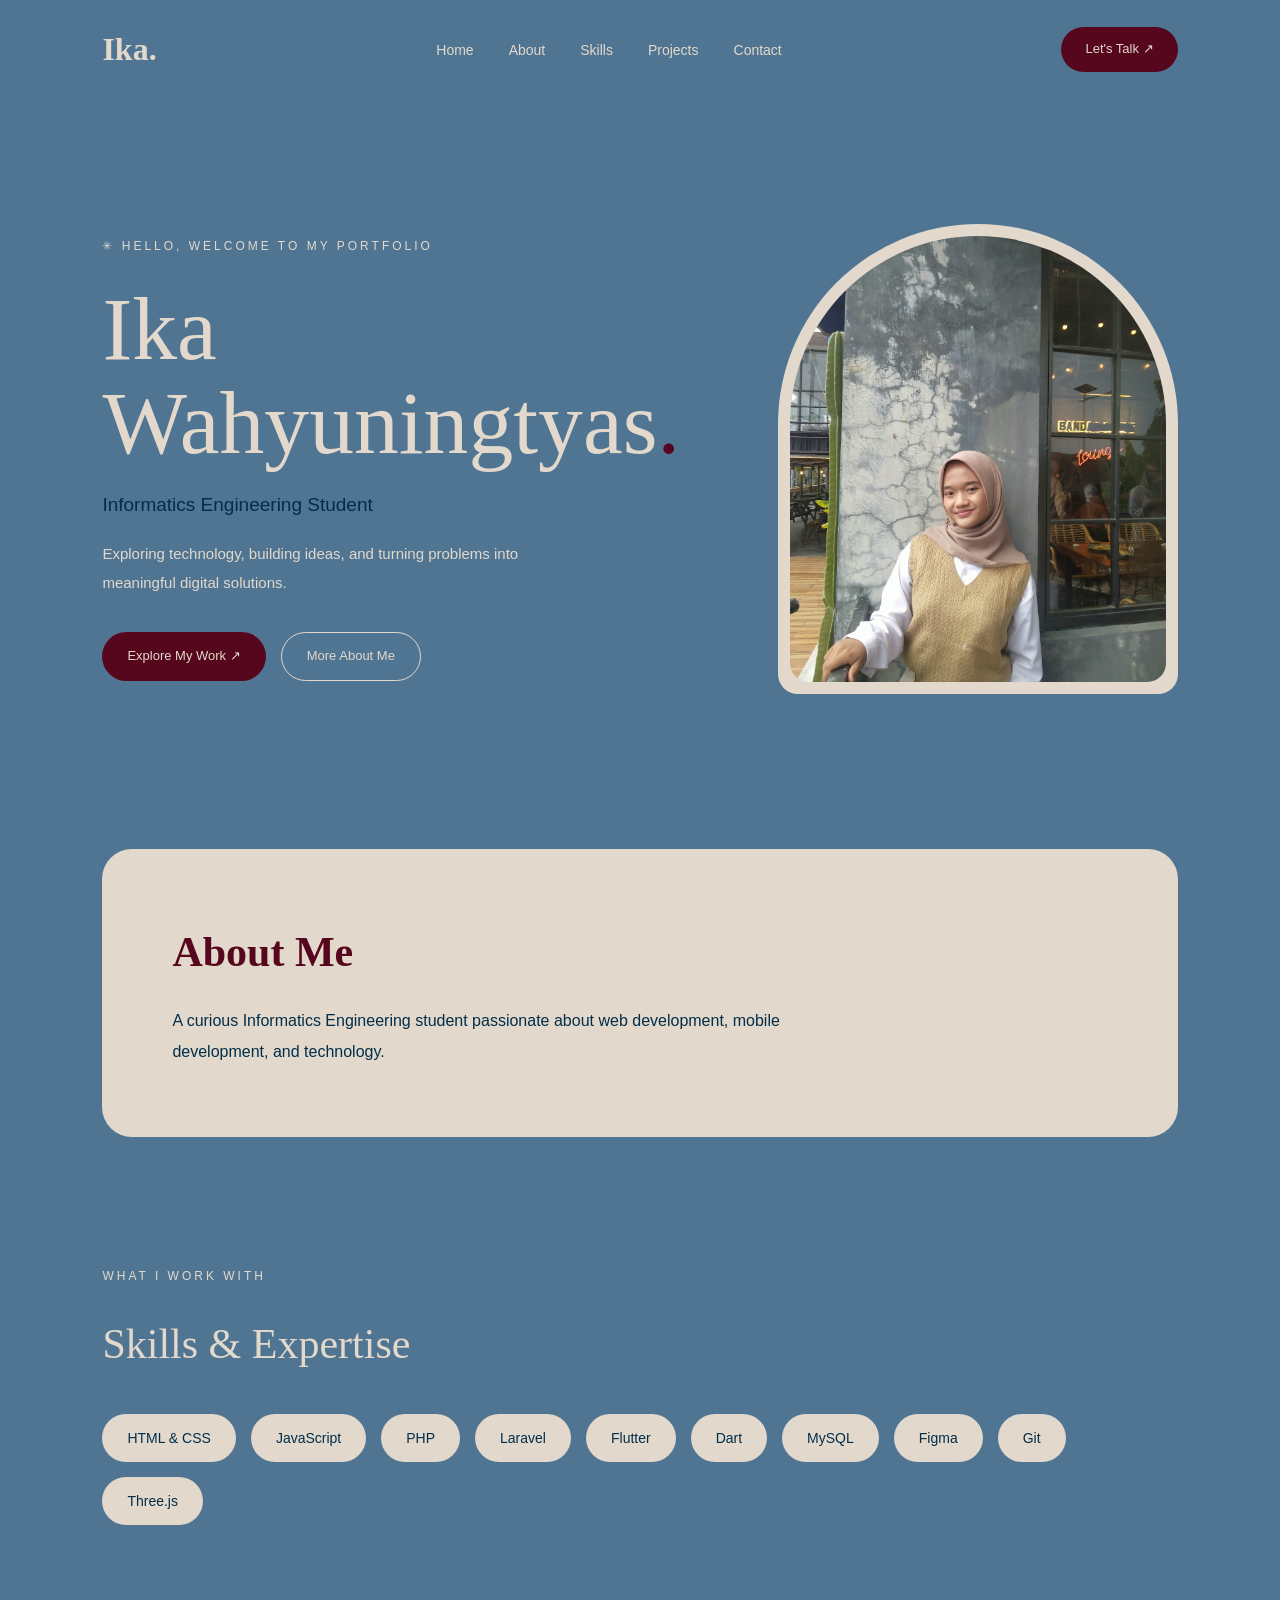
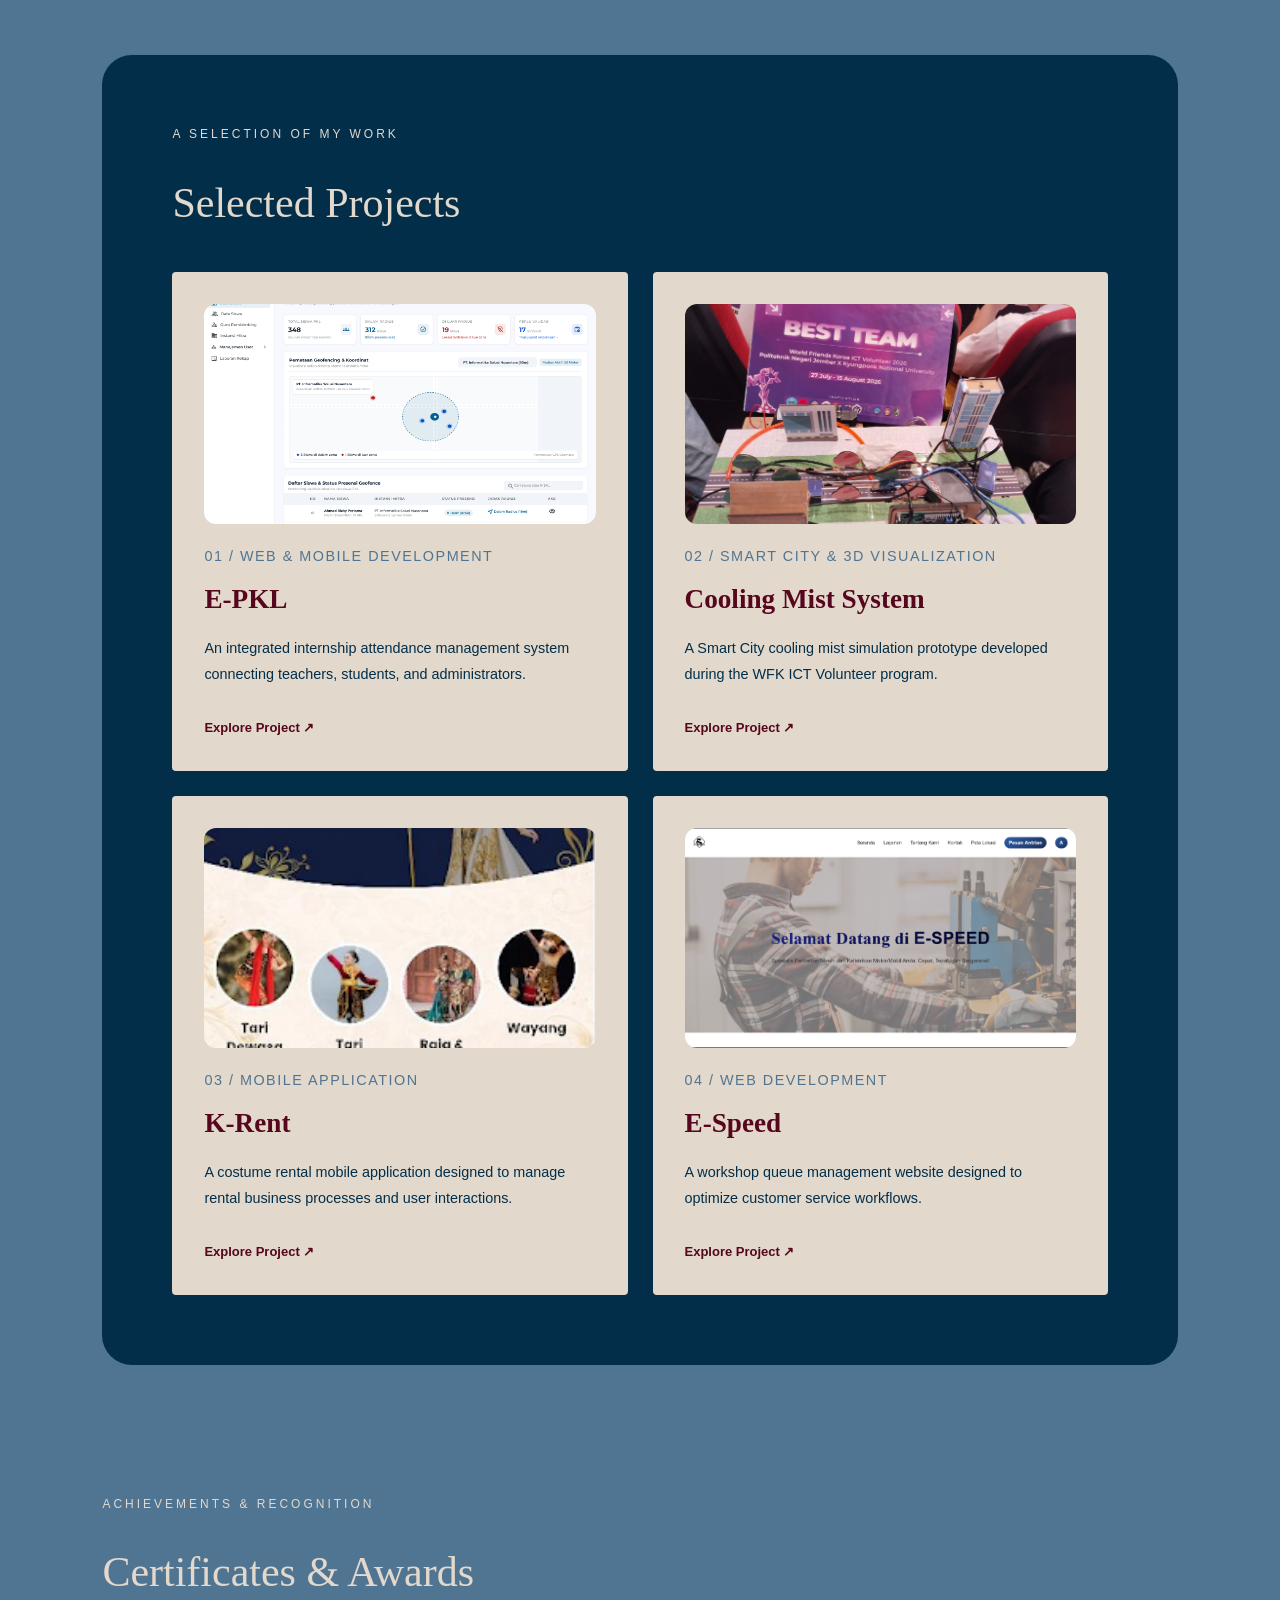
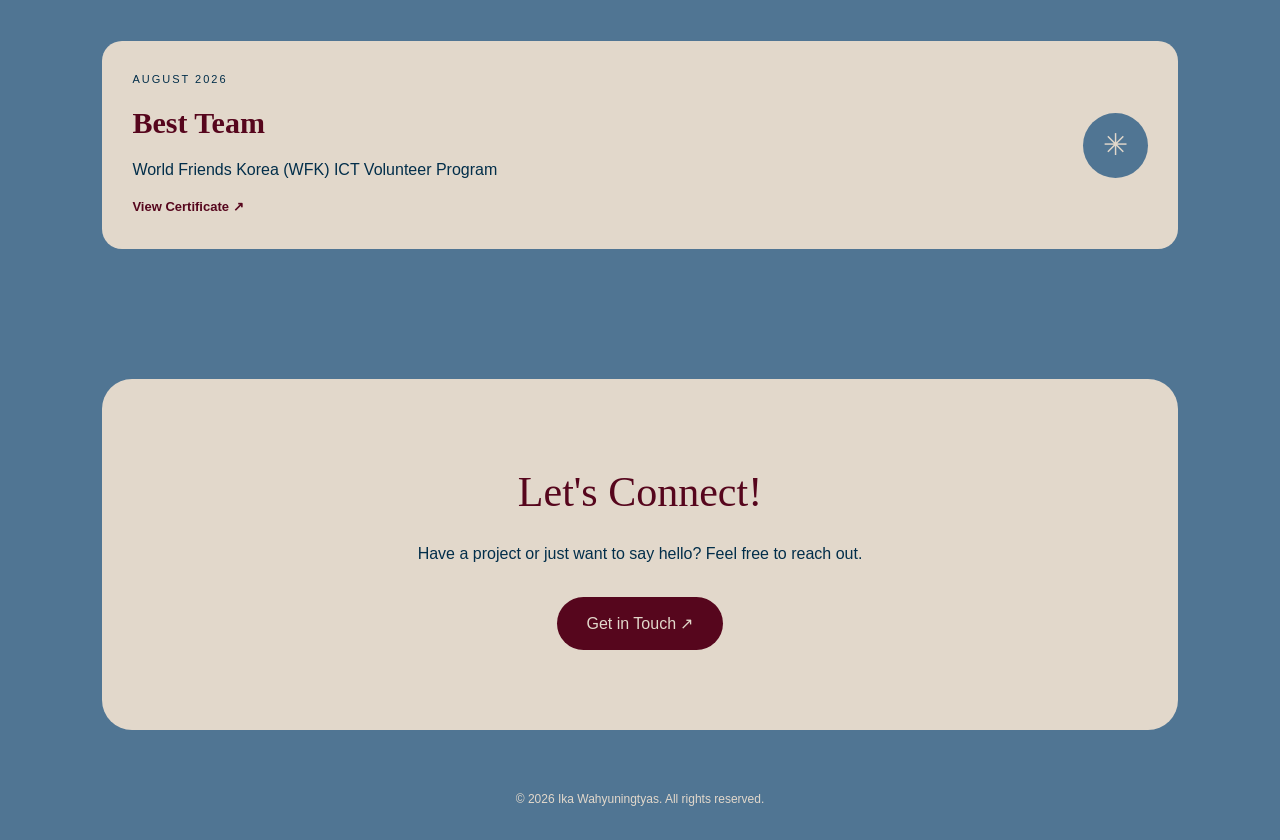
<file: index.html>
<!DOCTYPE html>
<html lang="en">
<head>
    <meta charset="UTF-8">
    <meta name="viewport" content="width=device-width, initial-scale=1.0">

    <title>Ika Wahyuningtyas | Portfolio</title>

    <!-- CSS -->
    <link rel="stylesheet" href="css/style.css">
</head>

<body>

    <!-- NAVBAR -->
    <header>
        <nav class="navbar">
            <a href="#home" class="logo">Ika.</a>

            <ul class="nav-links">
                <li><a href="#home">Home</a></li>
                <li><a href="#about">About</a></li>
                <li><a href="#skills">Skills</a></li>
                <li><a href="#projects">Projects</a></li>
                <li><a href="#contact">Contact</a></li>
            </ul>

            <a href="#contact" class="nav-button">
                Let's Talk ↗
            </a>
        </nav>
    </header>


    <!-- HERO SECTION -->
    <main>

        <section id="home" class="hero">

            <div class="hero-content">

                <p class="eyebrow">
                    ✳ HELLO, WELCOME TO MY PORTFOLIO
                </p>

                <h1>
                    Ika<br>
                    Wahyuningtyas<span>.</span>
                </h1>

                <h2>
                    Informatics Engineering Student
                </h2>

                <p class="hero-description">
                    Exploring technology, building ideas,
                    and turning problems into meaningful
                    digital solutions.
                </p>

                <div class="hero-buttons">
                    <a href="#projects" class="primary-button">
                        Explore My Work ↗
                    </a>

                    <a href="#about" class="secondary-button">
                        More About Me
                    </a>
                </div>

            </div>

            <div class="hero-image">
                <img
                    src="assets/images/profile.jpeg"
                    alt="Portrait of Ika Wahyuningtyas"
                >
            </div>

        </section>


        <!-- ABOUT SECTION -->
        <section id="about" class="about">
            <h2>About Me</h2>
            <p>
                A curious Informatics Engineering student
                passionate about web development,
                mobile development, and technology.
            </p>
        </section>


        <!-- SKILLS SECTION -->
        
<section id="skills" class="skills">

    <p class="eyebrow">WHAT I WORK WITH</p>

    <h2>Skills & Expertise</h2>

    <div class="skills-container">

        <div class="skill-item">HTML & CSS</div>
        <div class="skill-item">JavaScript</div>
        <div class="skill-item">PHP</div>
        <div class="skill-item">Laravel</div>
        <div class="skill-item">Flutter</div>
        <div class="skill-item">Dart</div>
        <div class="skill-item">MySQL</div>
        <div class="skill-item">Figma</div>
        <div class="skill-item">Git</div>
        <div class="skill-item">Three.js</div>

    </div>

</section>



        <!-- PROJECTS SECTION -->
        
<section id="projects" class="projects">

    <p class="eyebrow">A SELECTION OF MY WORK</p>

    <h2>Selected Projects</h2>

    <div class="projects-container">

        <!-- PROJECT 1 -->
        <div class="project-card">

            <img src="assets/images/e-pkl.png"
                 alt="E-PKL Project">

            <p>01 / WEB & MOBILE DEVELOPMENT</p>

            <h3>E-PKL</h3>

            <p>
                An integrated internship attendance
                management system connecting teachers,
                students, and administrators.
            </p>

            <a href="projects/epkl.html">
                Explore Project ↗
            </a>

        </div>


        <!-- PROJECT 2 -->
        <div class="project-card">

            <img src="assets/images/wfk-ict.jpeg"
                 alt="Smart City Cooling Mist">

            <p>02 / SMART CITY & 3D VISUALIZATION</p>

            <h3>Cooling Mist System</h3>

            <p>
                A Smart City cooling mist simulation
                prototype developed during the
                WFK ICT Volunteer program.
            </p>

            <a href="projects/smart-city.html">
                Explore Project ↗
            </a>

        </div>


        <!-- PROJECT 3 -->
        <div class="project-card">

            <img src="assets/images/k-rent.png"
                 alt="K-Rent Application">

            <p>03 / MOBILE APPLICATION</p>

            <h3>K-Rent</h3>

            <p>
                A costume rental mobile application
                designed to manage rental business
                processes and user interactions.
            </p>

            <a href="projects/k-rent.html">
                Explore Project ↗
            </a>

        </div>


        <!-- PROJECT 4 -->
        <div class="project-card">

            <img src="assets/images/e-speed.png"
                 alt="E-Speed Workshop Queue">

            <p>04 / WEB DEVELOPMENT</p>

            <h3>E-Speed</h3>

            <p>
                A workshop queue management website
                designed to optimize customer
                service workflows.
            </p>

            <a href="projects/e-speed.html">
                Explore Project ↗
            </a>

        </div>

    </div>

</section>


        
        <!-- CERTIFICATE SECTION -->

        <section id="certificate" class="certificates">

            <p class="eyebrow">ACHIEVEMENTS & RECOGNITION</p>

            <h2>Certificates & Awards</h2>

            <div class="certificate-card"
                onclick="openCertificate()">

                <div class="certificate-info">
                    <p class="certificate-date">AUGUST 2026</p>

                    <h3>Best Team</h3>

                    <p>
                        World Friends Korea (WFK)
                        ICT Volunteer Program
                    </p>

                    <span>View Certificate ↗</span>
                </div>

                <div class="certificate-icon">
                    <span>✳</span>
                </div>

            </div>

        </section>


        <!-- CERTIFICATE MODAL -->

        <div id="certificateModal"
            class="certificate-modal"
            onclick="closeCertificate(event)">

            <button class="modal-close"
                    onclick="closeCertificate(event)">
                &times;
            </button>

            <img
                src="assets/certificates/wfk-best-team.png"
                alt="Best Team Certificate"
                class="modal-image"
                onclick="event.stopPropagation()"
            >

        </div>


        <!-- CONTACT SECTION -->
        <section id="contact" class="contact">
            <h2>Let's Connect!</h2>
            <p>
                Have a project or just want to say hello?
                Feel free to reach out.
            </p>
            <a href="mailto:your-email@example.com">
                Get in Touch ↗
            </a>
        </section>

    </main>


    <!-- FOOTER -->
    <footer>
        <p>© 2026 Ika Wahyuningtyas. All rights reserved.</p>
    </footer>


    <!-- JAVASCRIPT -->
    <script src="js/script.js"></script>

</body>
</html>
</file>
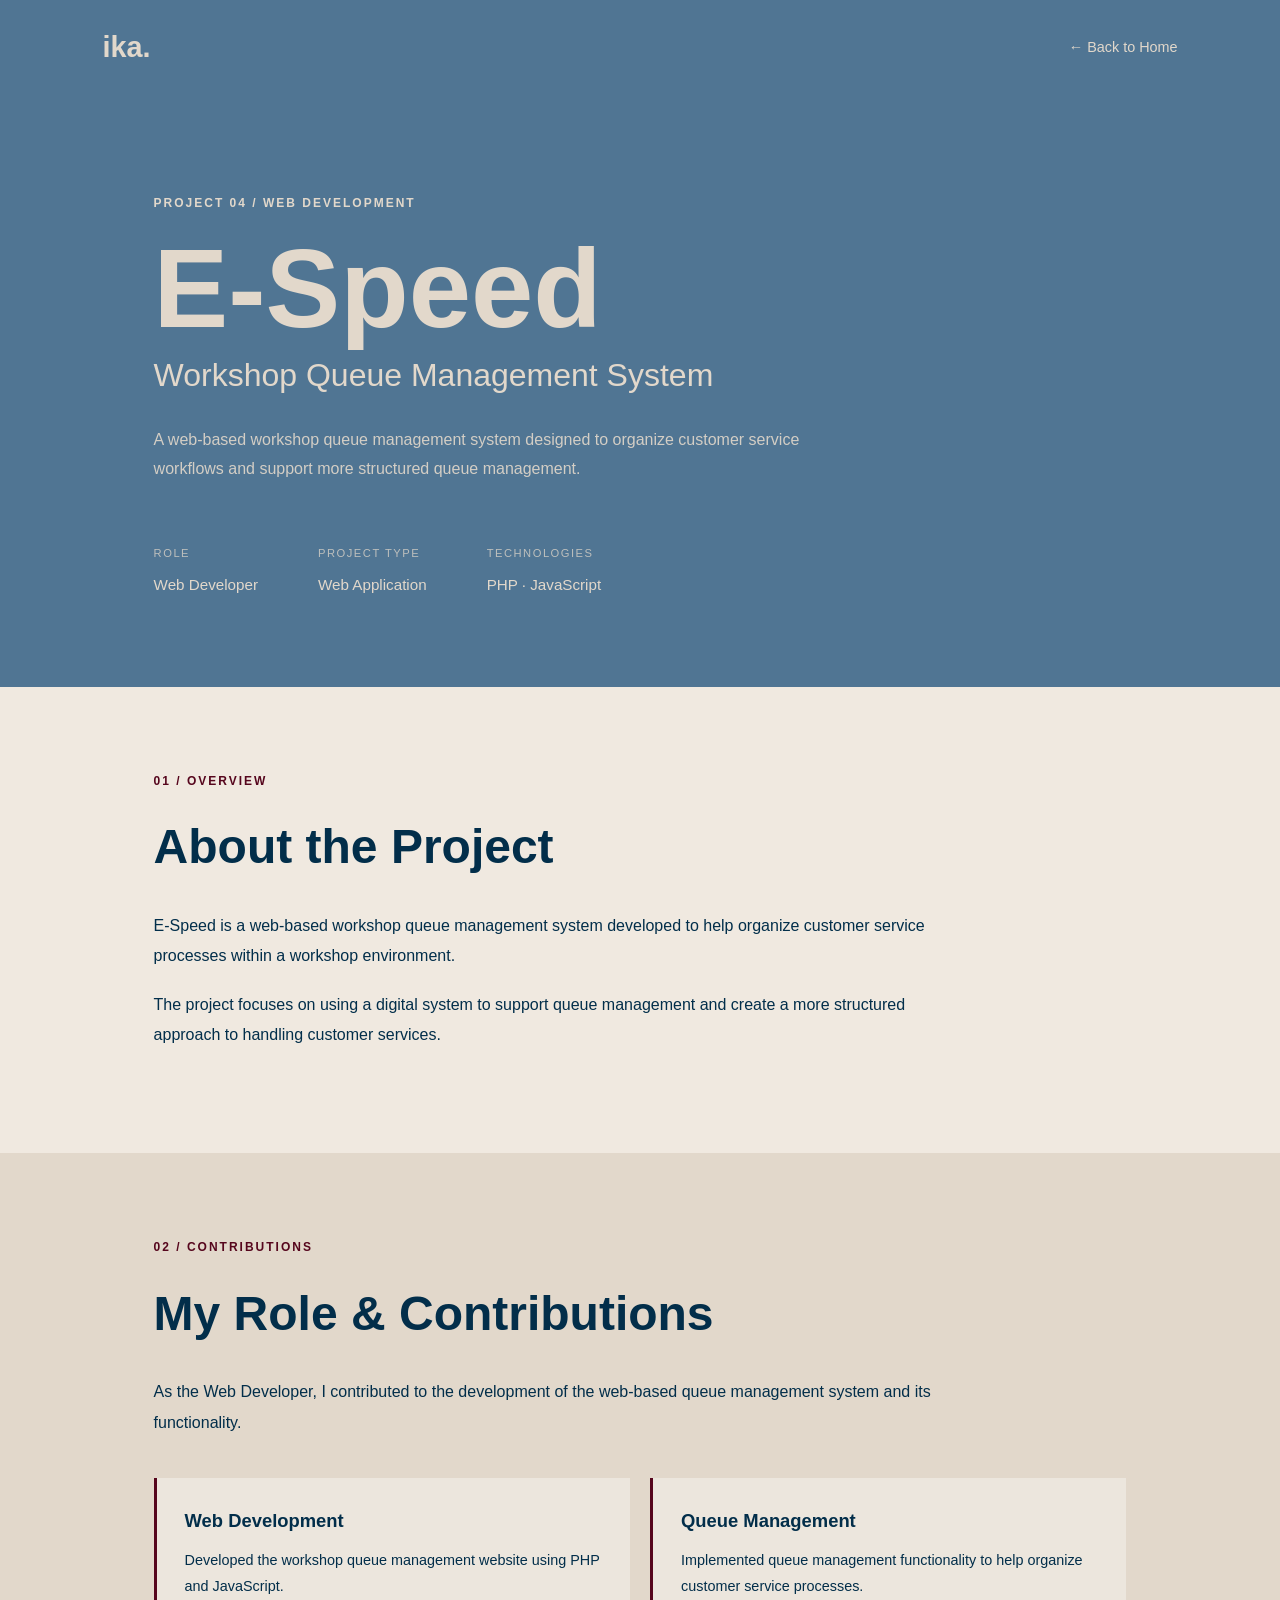
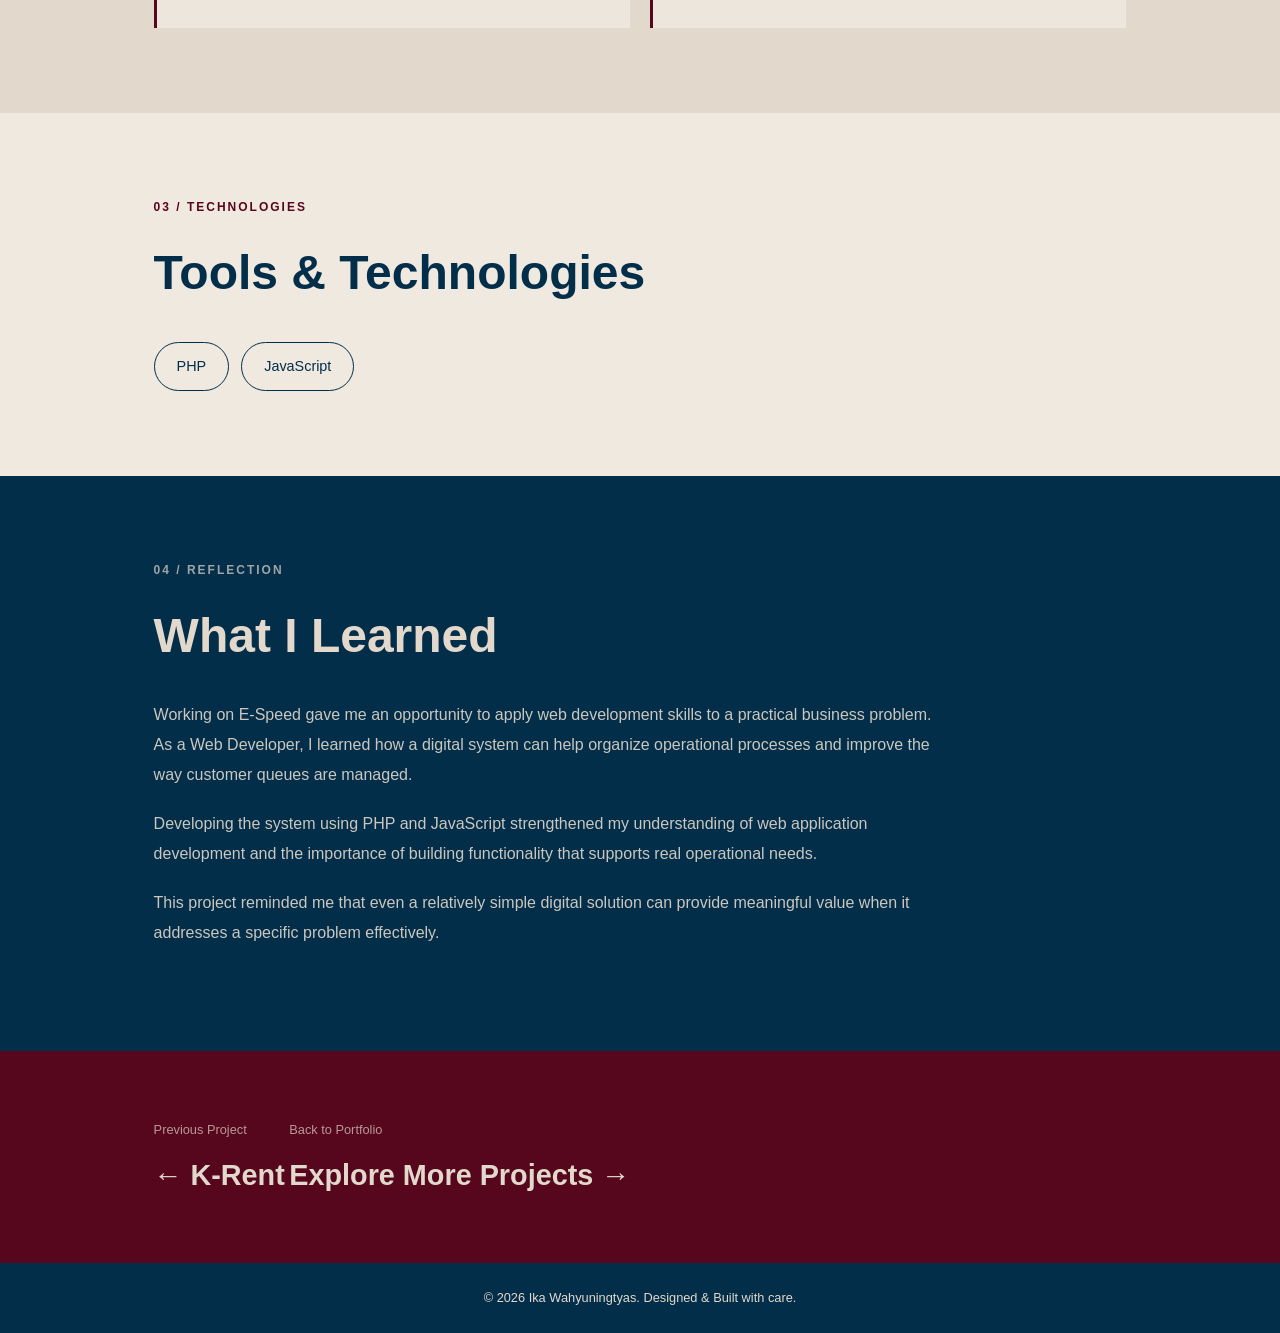
<file: projects/e-speed.html>
<!DOCTYPE html>
<html lang="en">
<head>
    <meta charset="UTF-8">
    <meta name="viewport" content="width=device-width, initial-scale=1.0">
    <title>E-Speed | Project Details</title>

    <link rel="stylesheet" href="../css/style.css">
    <link rel="stylesheet" href="../css/project.css">
</head>
<body>

    <header class="project-header">
        <nav class="project-navbar">
            <a href="../index.html" class="nav-logo">ika.</a>
            <a href="../index.html" class="back-link">← Back to Home</a>
        </nav>
    </header>

    <main>
        <section class="project-hero">
            <p class="project-label">PROJECT 04 / WEB DEVELOPMENT</p>
            <h1>E-Speed</h1>
            <h2>Workshop Queue Management System</h2>

            <p class="project-intro">
                A web-based workshop queue management system designed
                to organize customer service workflows and support
                more structured queue management.
            </p>

            <div class="project-meta">
                <div>
                    <span>ROLE</span>
                    <p>Web Developer</p>
                </div>
                <div>
                    <span>PROJECT TYPE</span>
                    <p>Web Application</p>
                </div>
                <div>
                    <span>TECHNOLOGIES</span>
                    <p>PHP · JavaScript</p>
                </div>
            </div>
        </section>

        <section class="project-section">
            <p class="section-number">01 / OVERVIEW</p>
            <h2>About the Project</h2>

            <p>
                E-Speed is a web-based workshop queue management system
                developed to help organize customer service processes
                within a workshop environment.
            </p>

            <p>
                The project focuses on using a digital system to support
                queue management and create a more structured approach
                to handling customer services.
            </p>
        </section>

        <section class="project-section">
            <p class="section-number">02 / CONTRIBUTIONS</p>
            <h2>My Role & Contributions</h2>

            <p>
                As the Web Developer, I contributed to the development
                of the web-based queue management system and its
                functionality.
            </p>

            <div class="contribution-list">
                <article>
                    <h3>Web Development</h3>
                    <p>
                        Developed the workshop queue management website
                        using PHP and JavaScript.
                    </p>
                </article>

                <article>
                    <h3>Queue Management</h3>
                    <p>
                        Implemented queue management functionality
                        to help organize customer service processes.
                    </p>
                </article>
            </div>
        </section>

        <section class="project-section">
            <p class="section-number">03 / TECHNOLOGIES</p>
            <h2>Tools & Technologies</h2>

            <div class="technology-list">
                <span>PHP</span>
                <span>JavaScript</span>
            </div>
        </section>

        <section class="project-section reflection-section">
            <p class="section-number">04 / REFLECTION</p>
            <h2>What I Learned</h2>

            <p>
                Working on E-Speed gave me an opportunity to apply
                web development skills to a practical business problem.
                As a Web Developer, I learned how a digital system
                can help organize operational processes and improve
                the way customer queues are managed.
            </p>

            <p>
                Developing the system using PHP and JavaScript
                strengthened my understanding of web application
                development and the importance of building
                functionality that supports real operational needs.
            </p>

            <p>
                This project reminded me that even a relatively
                simple digital solution can provide meaningful
                value when it addresses a specific problem effectively.
            </p>
        </section>

        <section class="project-navigation">
            <a href="k-rent.html">
                <span>Previous Project</span>
                <h3>← K-Rent</h3>
            </a>

            <a href="../index.html#projects">
                <span>Back to Portfolio</span>
                <h3>Explore More Projects →</h3>
            </a>
        </section>
    </main>

    <footer class="project-footer">
        <p>© 2026 Ika Wahyuningtyas. Designed & Built with care.</p>
    </footer>

</body>
</html>
</file>
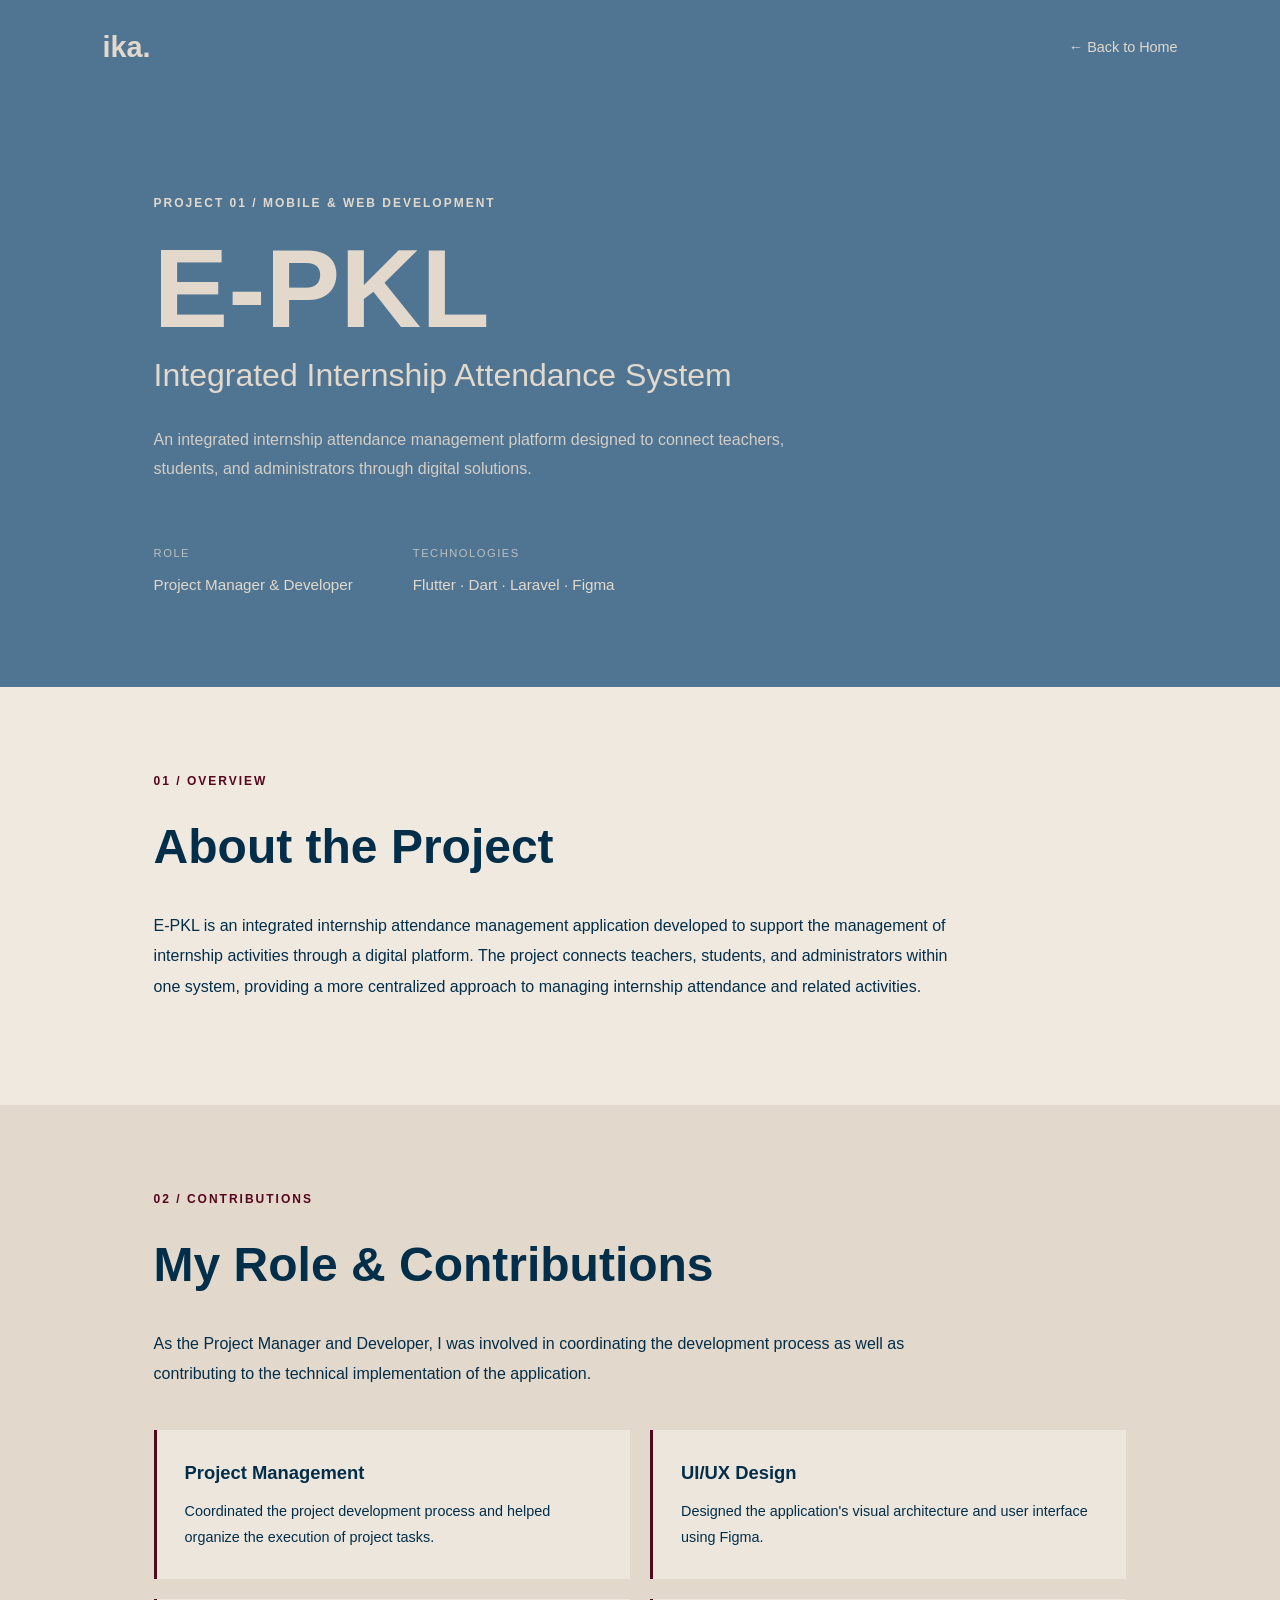
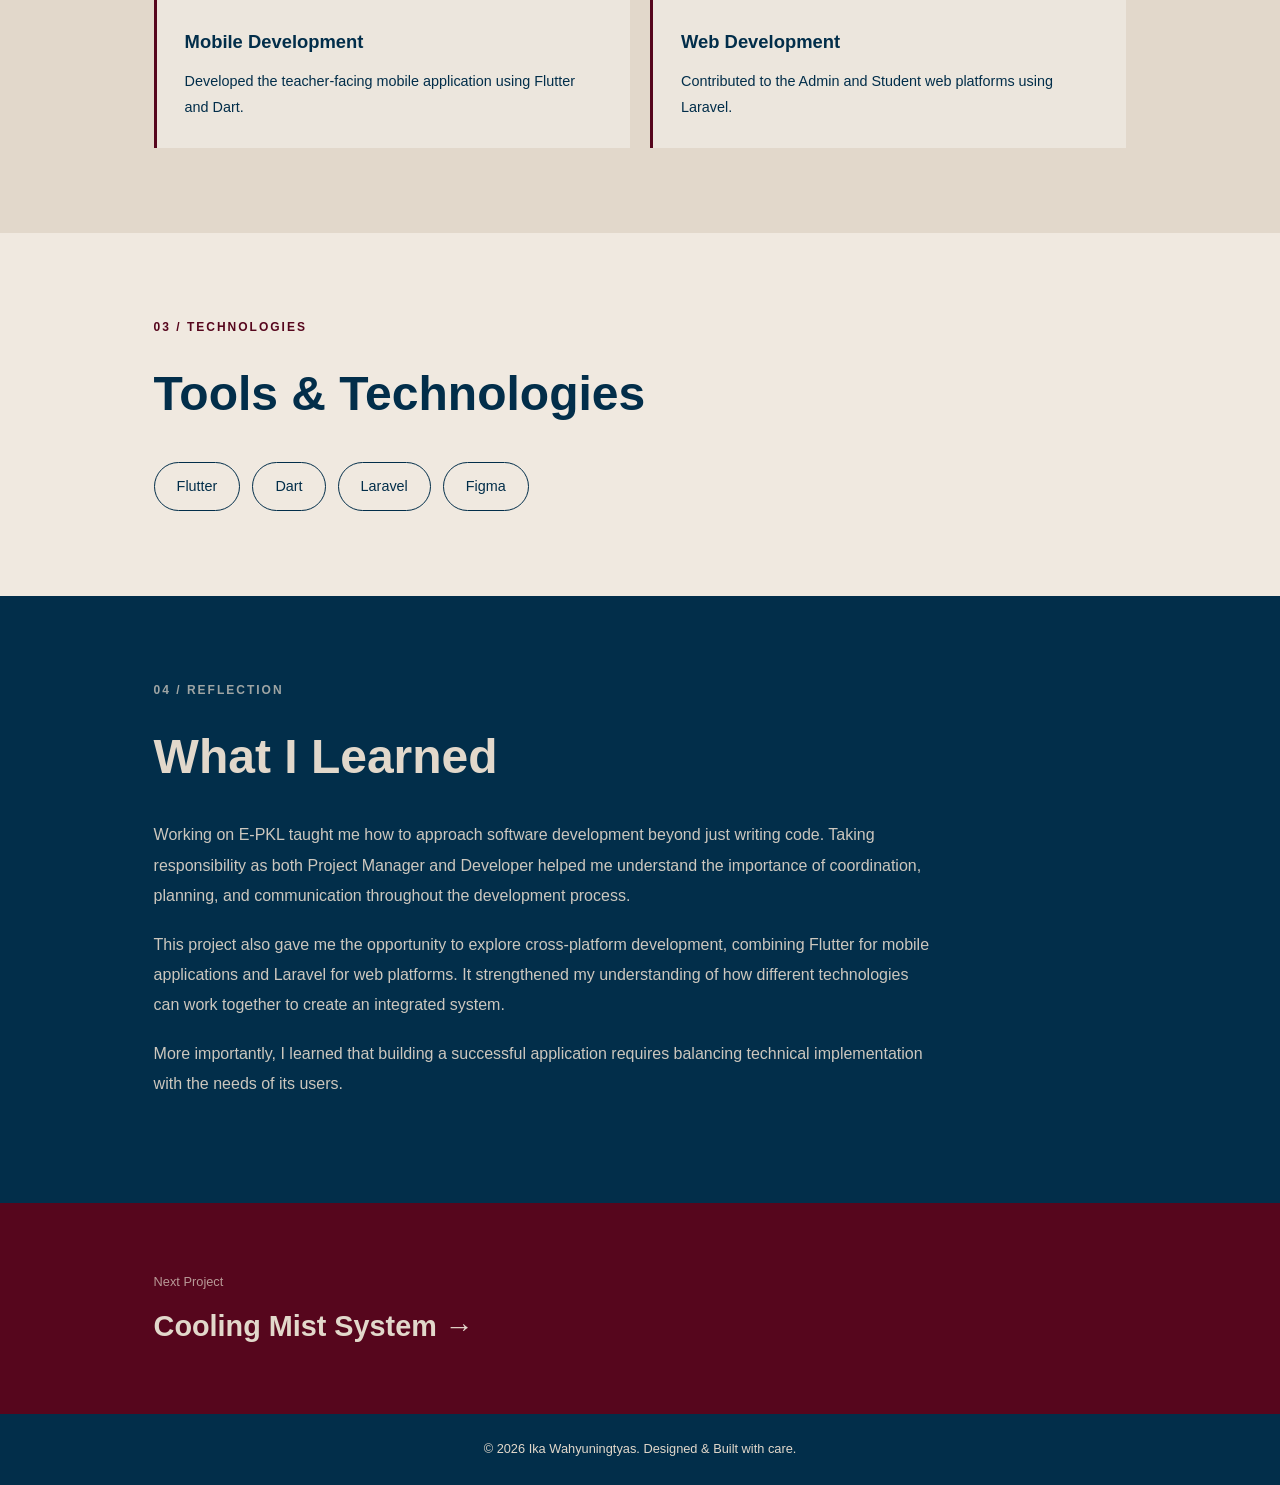
<file: projects/epkl.html>
<!DOCTYPE html>
<html lang="en">
<head>
    <meta charset="UTF-8">
    <meta name="viewport" content="width=device-width, initial-scale=1.0">

    <title>E-PKL | Project Details</title>

    <link rel="stylesheet" href="../css/style.css">
    <link rel="stylesheet" href="../css/project.css">
</head>

<body>

    <!-- Navigation -->
    <header class="project-header">
        <nav class="project-navbar">
            <a href="../index.html" class="nav-logo">ika.</a>

            <a href="../index.html" class="back-link">
                <span>←</span> Back to Home
            </a>
        </nav>
    </header>


    <!-- Project Hero -->
    <main>

        <section class="project-hero">
            <p class="project-label">PROJECT 01 / MOBILE & WEB DEVELOPMENT</p>

            <h1>E-PKL</h1>

            <h2>Integrated Internship Attendance System</h2>

            <p class="project-intro">
                An integrated internship attendance management platform
                designed to connect teachers, students, and administrators
                through digital solutions.
            </p>

            <div class="project-meta">
                <div>
                    <span>ROLE</span>
                    <p>Project Manager & Developer</p>
                </div>

                <div>
                    <span>TECHNOLOGIES</span>
                    <p>Flutter · Dart · Laravel · Figma</p>
                </div>
            </div>
        </section>


        <!-- Project Overview -->
        <section class="project-section">
            <p class="section-number">01 / OVERVIEW</p>

            <h2>About the Project</h2>

            <p>
                E-PKL is an integrated internship attendance management
                application developed to support the management of
                internship activities through a digital platform.

                The project connects teachers, students, and administrators
                within one system, providing a more centralized approach
                to managing internship attendance and related activities.
            </p>
        </section>


        <!-- Role and Contributions -->
        <section class="project-section">
            <p class="section-number">02 / CONTRIBUTIONS</p>

            <h2>My Role & Contributions</h2>

            <p>
                As the Project Manager and Developer, I was involved in
                coordinating the development process as well as contributing
                to the technical implementation of the application.
            </p>

            <div class="contribution-list">

                <article>
                    <h3>Project Management</h3>
                    <p>
                        Coordinated the project development process and
                        helped organize the execution of project tasks.
                    </p>
                </article>

                <article>
                    <h3>UI/UX Design</h3>
                    <p>
                        Designed the application's visual architecture
                        and user interface using Figma.
                    </p>
                </article>

                <article>
                    <h3>Mobile Development</h3>
                    <p>
                        Developed the teacher-facing mobile application
                        using Flutter and Dart.
                    </p>
                </article>

                <article>
                    <h3>Web Development</h3>
                    <p>
                        Contributed to the Admin and Student web platforms
                        using Laravel.
                    </p>
                </article>

            </div>
        </section>


        <!-- Technologies -->
        <section class="project-section">
            <p class="section-number">03 / TECHNOLOGIES</p>

            <h2>Tools & Technologies</h2>

            <div class="technology-list">
                <span>Flutter</span>
                <span>Dart</span>
                <span>Laravel</span>
                <span>Figma</span>
            </div>
        </section>


        <!-- Reflection -->
        <section class="project-section reflection-section">
            <p class="section-number">04 / REFLECTION</p>

            <h2>What I Learned</h2>

            <p>
                Working on E-PKL taught me how to approach software
                development beyond just writing code. Taking responsibility
                as both Project Manager and Developer helped me understand
                the importance of coordination, planning, and communication
                throughout the development process.
            </p>

            <p>
                This project also gave me the opportunity to explore
                cross-platform development, combining Flutter for mobile
                applications and Laravel for web platforms. It strengthened
                my understanding of how different technologies can work
                together to create an integrated system.
            </p>

            <p>
                More importantly, I learned that building a successful
                application requires balancing technical implementation
                with the needs of its users.
            </p>
        </section>


        <!-- Project Navigation -->
        <section class="project-navigation">
            <a href="smart-city.html">
                <span>Next Project</span>
                <h3>Cooling Mist System →</h3>
            </a>
        </section>

    </main>


    <!-- Footer -->
    <footer class="project-footer">
        <p>© 2026 Ika Wahyuningtyas. Designed & Built with care.</p>
    </footer>

</body>
</html>
</file>
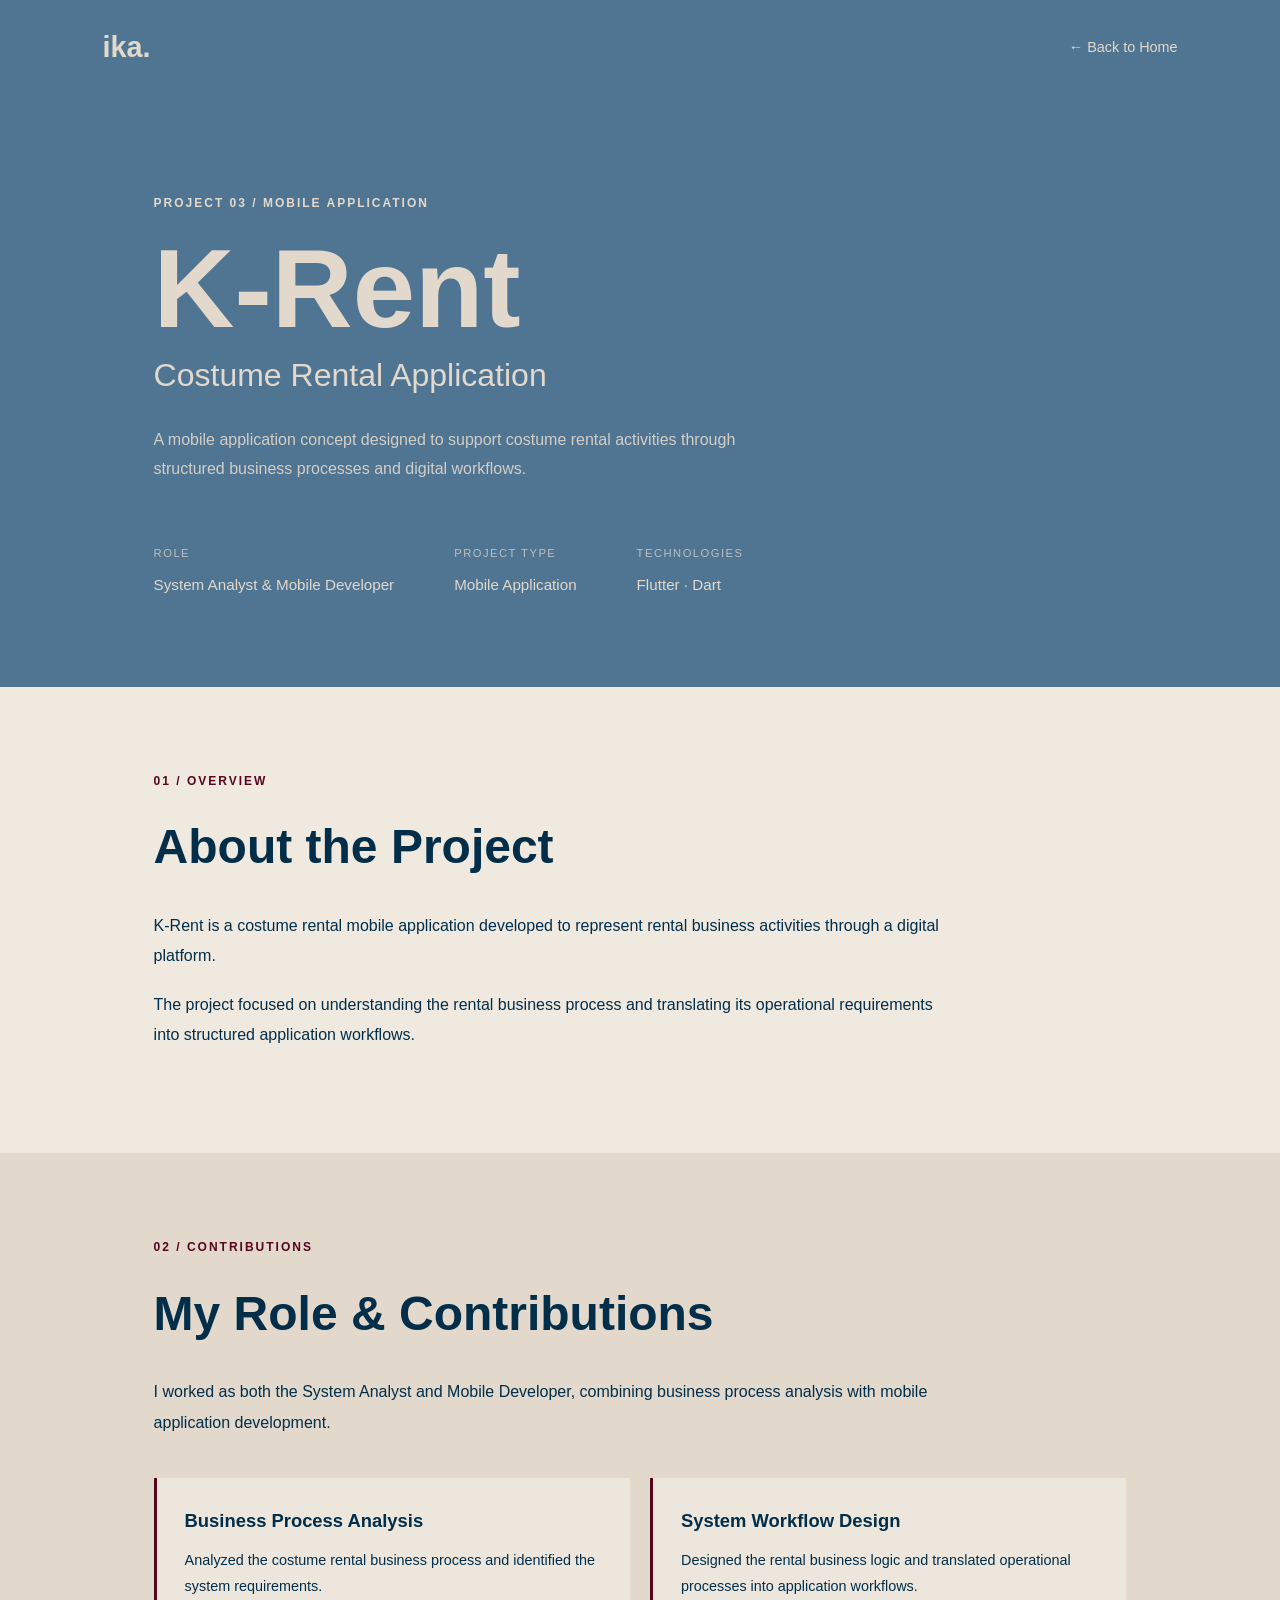
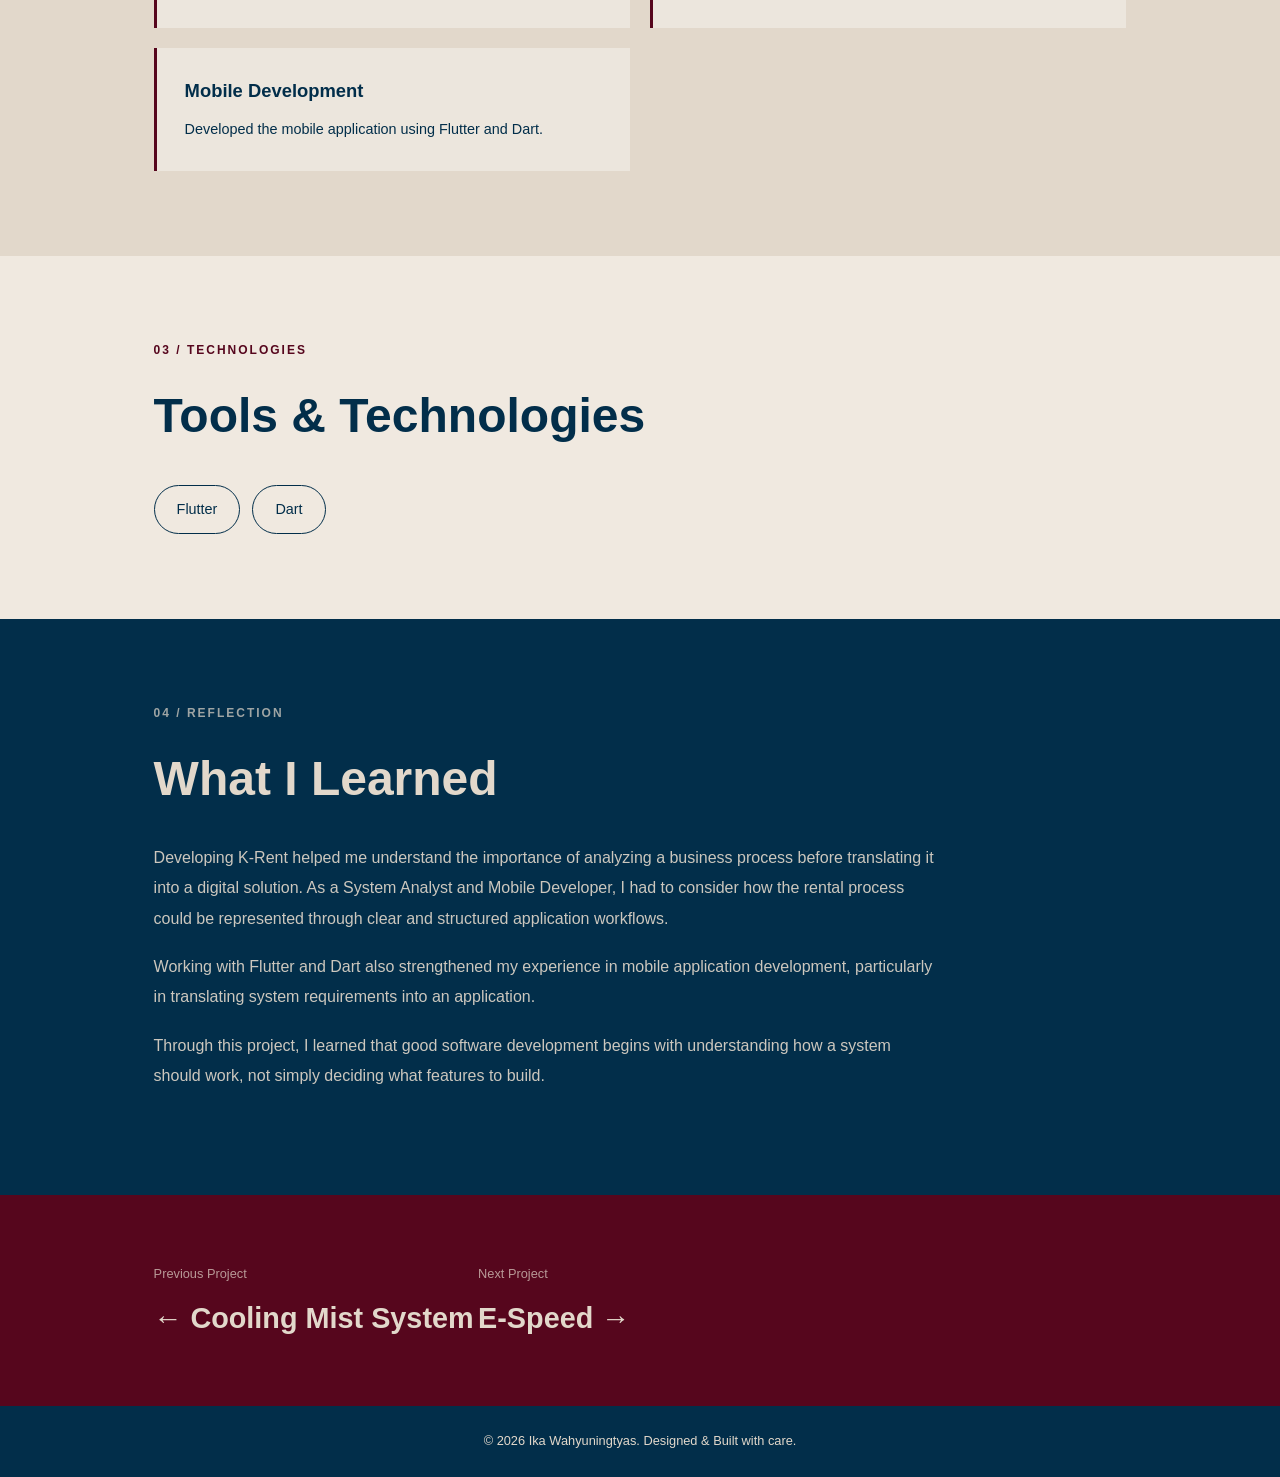
<file: projects/k-rent.html>
<!DOCTYPE html>
<html lang="en">
<head>
    <meta charset="UTF-8">
    <meta name="viewport" content="width=device-width, initial-scale=1.0">
    <title>K-Rent | Project Details</title>

    <link rel="stylesheet" href="../css/style.css">
    <link rel="stylesheet" href="../css/project.css">
</head>
<body>

    <header class="project-header">
        <nav class="project-navbar">
            <a href="../index.html" class="nav-logo">ika.</a>
            <a href="../index.html" class="back-link">← Back to Home</a>
        </nav>
    </header>

    <main>
        <section class="project-hero">
            <p class="project-label">PROJECT 03 / MOBILE APPLICATION</p>
            <h1>K-Rent</h1>
            <h2>Costume Rental Application</h2>

            <p class="project-intro">
                A mobile application concept designed to support
                costume rental activities through structured business
                processes and digital workflows.
            </p>

            <div class="project-meta">
                <div>
                    <span>ROLE</span>
                    <p>System Analyst & Mobile Developer</p>
                </div>
                <div>
                    <span>PROJECT TYPE</span>
                    <p>Mobile Application</p>
                </div>
                <div>
                    <span>TECHNOLOGIES</span>
                    <p>Flutter · Dart</p>
                </div>
            </div>
        </section>

        <section class="project-section">
            <p class="section-number">01 / OVERVIEW</p>
            <h2>About the Project</h2>

            <p>
                K-Rent is a costume rental mobile application developed
                to represent rental business activities through a
                digital platform.
            </p>

            <p>
                The project focused on understanding the rental business
                process and translating its operational requirements
                into structured application workflows.
            </p>
        </section>

        <section class="project-section">
            <p class="section-number">02 / CONTRIBUTIONS</p>
            <h2>My Role & Contributions</h2>

            <p>
                I worked as both the System Analyst and Mobile Developer,
                combining business process analysis with mobile
                application development.
            </p>

            <div class="contribution-list">
                <article>
                    <h3>Business Process Analysis</h3>
                    <p>
                        Analyzed the costume rental business process
                        and identified the system requirements.
                    </p>
                </article>

                <article>
                    <h3>System Workflow Design</h3>
                    <p>
                        Designed the rental business logic and translated
                        operational processes into application workflows.
                    </p>
                </article>

                <article>
                    <h3>Mobile Development</h3>
                    <p>
                        Developed the mobile application using Flutter
                        and Dart.
                    </p>
                </article>
            </div>
        </section>

        <section class="project-section">
            <p class="section-number">03 / TECHNOLOGIES</p>
            <h2>Tools & Technologies</h2>

            <div class="technology-list">
                <span>Flutter</span>
                <span>Dart</span>
            </div>
        </section>

        <section class="project-section reflection-section">
            <p class="section-number">04 / REFLECTION</p>
            <h2>What I Learned</h2>

            <p>
                Developing K-Rent helped me understand the importance
                of analyzing a business process before translating it
                into a digital solution. As a System Analyst and Mobile
                Developer, I had to consider how the rental process
                could be represented through clear and structured
                application workflows.
            </p>

            <p>
                Working with Flutter and Dart also strengthened my
                experience in mobile application development,
                particularly in translating system requirements
                into an application.
            </p>

            <p>
                Through this project, I learned that good software
                development begins with understanding how a system
                should work, not simply deciding what features to build.
            </p>
        </section>

        <section class="project-navigation">
            <a href="smart-city.html">
                <span>Previous Project</span>
                <h3>← Cooling Mist System</h3>
            </a>

            <a href="e-speed.html">
                <span>Next Project</span>
                <h3>E-Speed →</h3>
            </a>
        </section>
    </main>

    <footer class="project-footer">
        <p>© 2026 Ika Wahyuningtyas. Designed & Built with care.</p>
    </footer>

</body>
</html>
</file>
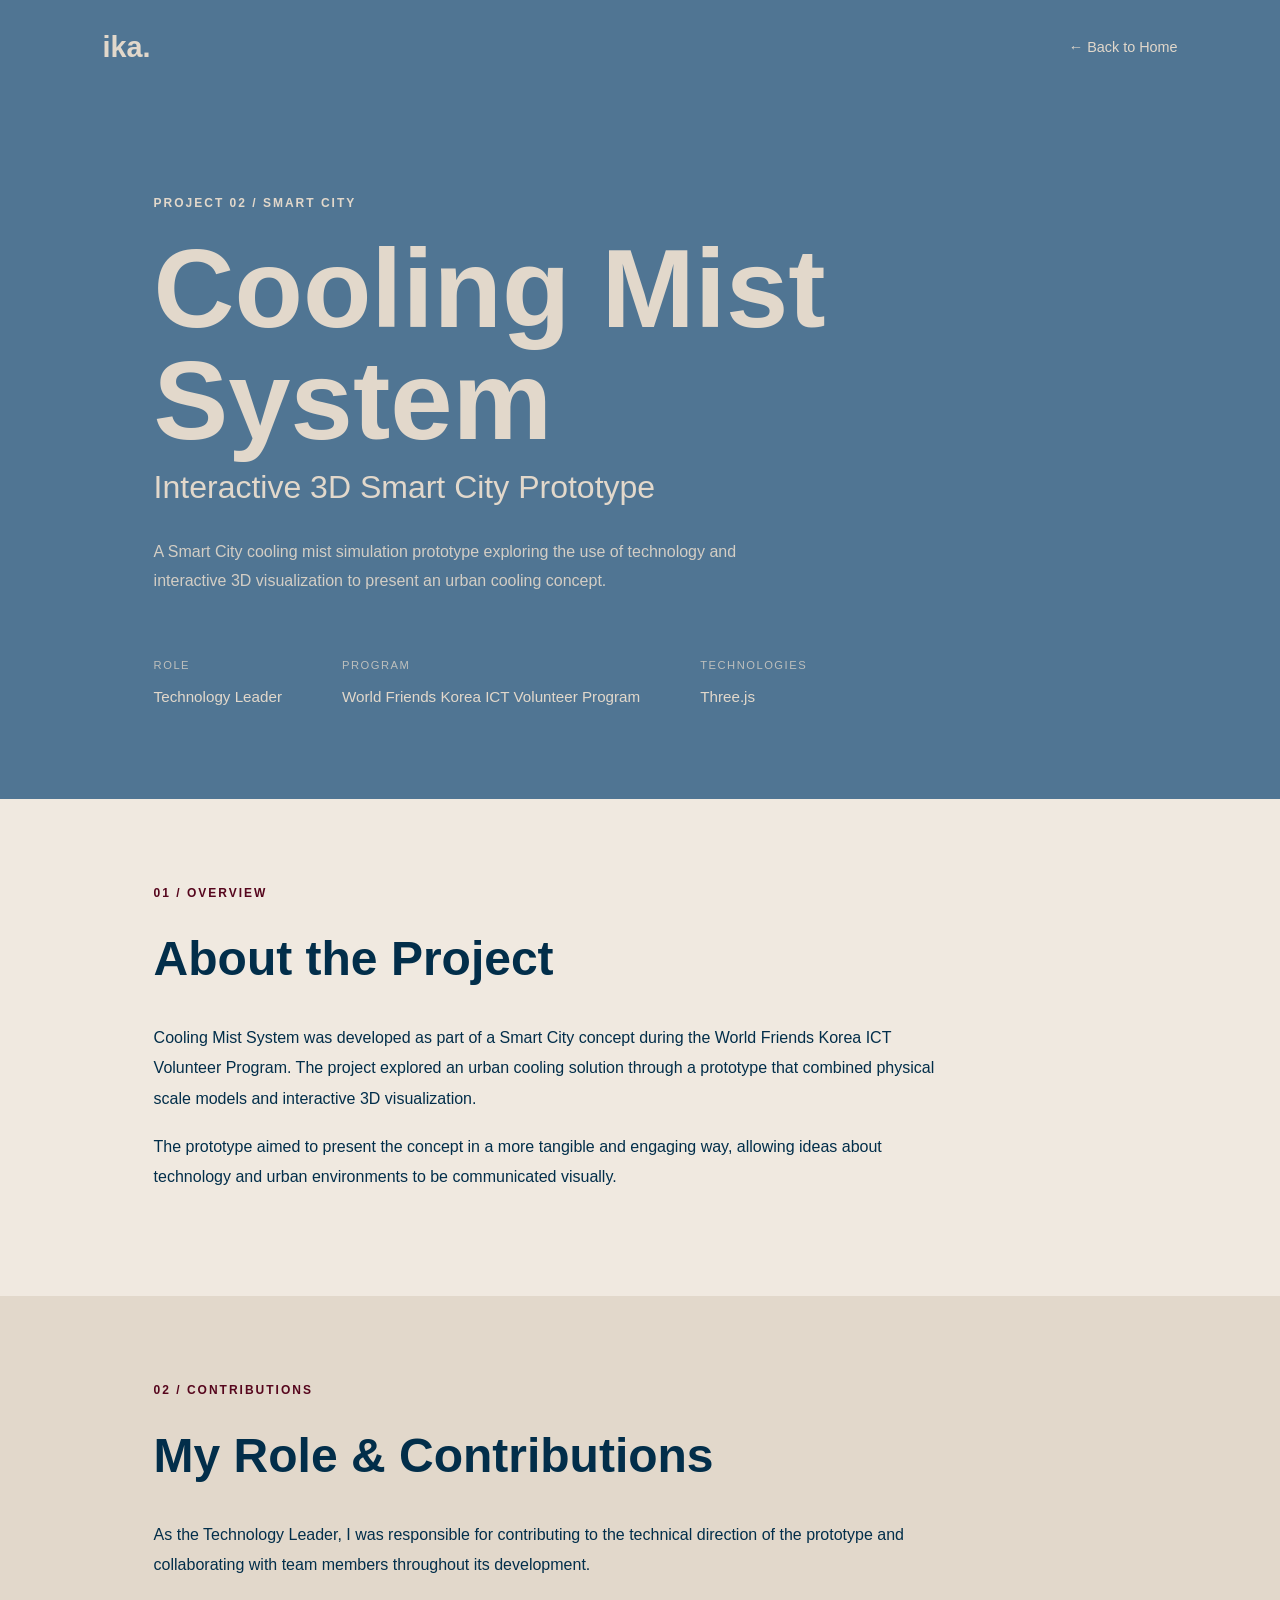
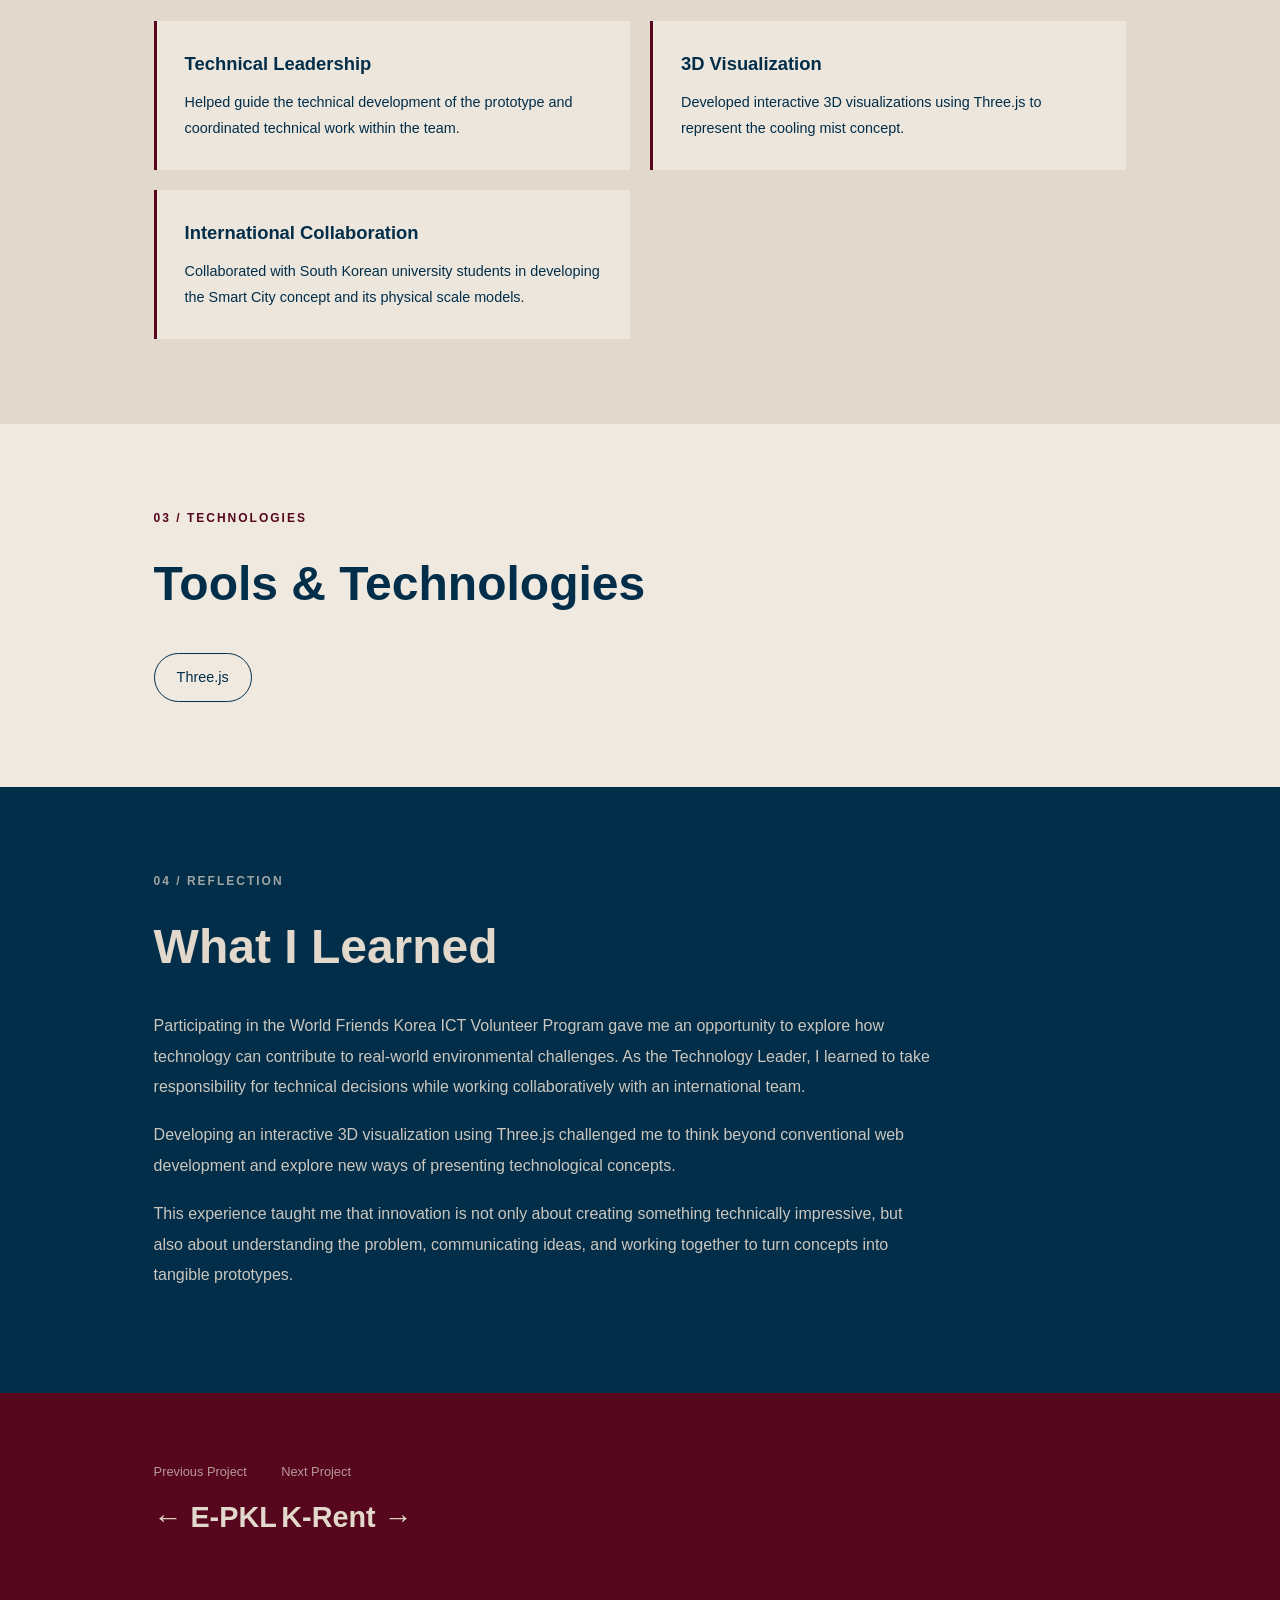
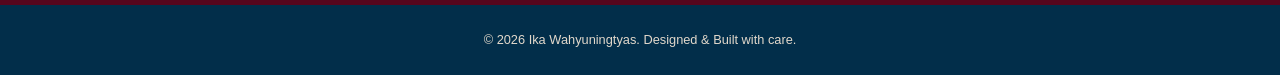
<file: projects/smart-city.html>
<!DOCTYPE html>
<html lang="en">
<head>
    <meta charset="UTF-8">
    <meta name="viewport" content="width=device-width, initial-scale=1.0">
    <title>Cooling Mist System | Project Details</title>

    <link rel="stylesheet" href="../css/style.css">
    <link rel="stylesheet" href="../css/project.css">
</head>
<body>

    <header class="project-header">
        <nav class="project-navbar">
            <a href="../index.html" class="nav-logo">ika.</a>
            <a href="../index.html" class="back-link">← Back to Home</a>
        </nav>
    </header>

    <main>
        <section class="project-hero">
            <p class="project-label">PROJECT 02 / SMART CITY</p>
            <h1>Cooling Mist System</h1>
            <h2>Interactive 3D Smart City Prototype</h2>

            <p class="project-intro">
                A Smart City cooling mist simulation prototype exploring
                the use of technology and interactive 3D visualization
                to present an urban cooling concept.
            </p>

            <div class="project-meta">
                <div>
                    <span>ROLE</span>
                    <p>Technology Leader</p>
                </div>
                <div>
                    <span>PROGRAM</span>
                    <p>World Friends Korea ICT Volunteer Program</p>
                </div>
                <div>
                    <span>TECHNOLOGIES</span>
                    <p>Three.js</p>
                </div>
            </div>
        </section>

        <section class="project-section">
            <p class="section-number">01 / OVERVIEW</p>
            <h2>About the Project</h2>

            <p>
                Cooling Mist System was developed as part of a Smart City
                concept during the World Friends Korea ICT Volunteer Program.
                The project explored an urban cooling solution through a
                prototype that combined physical scale models and
                interactive 3D visualization.
            </p>

            <p>
                The prototype aimed to present the concept in a more
                tangible and engaging way, allowing ideas about technology
                and urban environments to be communicated visually.
            </p>
        </section>

        <section class="project-section">
            <p class="section-number">02 / CONTRIBUTIONS</p>
            <h2>My Role & Contributions</h2>

            <p>
                As the Technology Leader, I was responsible for contributing
                to the technical direction of the prototype and collaborating
                with team members throughout its development.
            </p>

            <div class="contribution-list">
                <article>
                    <h3>Technical Leadership</h3>
                    <p>
                        Helped guide the technical development of the
                        prototype and coordinated technical work within
                        the team.
                    </p>
                </article>

                <article>
                    <h3>3D Visualization</h3>
                    <p>
                        Developed interactive 3D visualizations using
                        Three.js to represent the cooling mist concept.
                    </p>
                </article>

                <article>
                    <h3>International Collaboration</h3>
                    <p>
                        Collaborated with South Korean university students
                        in developing the Smart City concept and its
                        physical scale models.
                    </p>
                </article>
            </div>
        </section>

        <section class="project-section">
            <p class="section-number">03 / TECHNOLOGIES</p>
            <h2>Tools & Technologies</h2>

            <div class="technology-list">
                <span>Three.js</span>
            </div>
        </section>

        <section class="project-section reflection-section">
            <p class="section-number">04 / REFLECTION</p>
            <h2>What I Learned</h2>

            <p>
                Participating in the World Friends Korea ICT Volunteer
                Program gave me an opportunity to explore how technology
                can contribute to real-world environmental challenges.
                As the Technology Leader, I learned to take responsibility
                for technical decisions while working collaboratively
                with an international team.
            </p>

            <p>
                Developing an interactive 3D visualization using Three.js
                challenged me to think beyond conventional web development
                and explore new ways of presenting technological concepts.
            </p>

            <p>
                This experience taught me that innovation is not only
                about creating something technically impressive, but
                also about understanding the problem, communicating ideas,
                and working together to turn concepts into tangible
                prototypes.
            </p>
        </section>

        <section class="project-navigation">
            <a href="epkl.html">
                <span>Previous Project</span>
                <h3>← E-PKL</h3>
            </a>

            <a href="k-rent.html">
                <span>Next Project</span>
                <h3>K-Rent →</h3>
            </a>
        </section>
    </main>

    <footer class="project-footer">
        <p>© 2026 Ika Wahyuningtyas. Designed & Built with care.</p>
    </footer>

</body>
</html>
</file>
<file: css/style.css>
/* =================================
   1. COLOR PALETTE & GLOBAL SETTINGS
================================= */

:root {
    --oat-silk: #E2D8CB;
    --mulberry-kiss: #56061D;
    --blue-reverie: #507593;
    --midnight-custard: #022E4A;

    --white: #FFFFFF;

    --font-main: 'Arial', sans-serif;
    --font-heading: Georgia, serif;
}

* {
    margin: 0;
    padding: 0;
    box-sizing: border-box;
    scroll-behavior: smooth;
}

body {
    font-family: var(--font-main);
    background-color: var(--blue-reverie);
    color: var(--oat-silk);
    line-height: 1.6;
}

a {
    text-decoration: none;
    color: inherit;
}

ul {
    list-style: none;
}

section {
    padding: 100px 8%;
}


/* =================================
   2. NAVIGATION BAR
================================= */

/* NAVBAR */

header {
    position: sticky;
    top: 0;
    width: 100%;
    z-index: 100;
    background-color: var(--blue-reverie);
}

.navbar {
    position: relative;
    width: 100%;
    display: flex;
    justify-content: space-between;
    align-items: center;
    padding: 24px 8%;
}



/* Logo */

.logo {
    font-family: var(--font-heading);
    font-size: 32px;
    font-weight: bold;
    color: var(--oat-silk);
}

/* Navigation links */

.nav-links {
    display: flex;
    align-items: center;
    gap: 35px;
}

.nav-links a {
    font-size: 14px;
    color: var(--oat-silk);
    transition: 0.3s;
}

.nav-links a:hover {
    color: var(--mulberry-kiss);
}

/* Contact button */

.nav-button {
    background-color: var(--mulberry-kiss);
    color: var(--oat-silk);
    padding: 12px 24px;
    border-radius: 30px;
    font-size: 13px;
    transition: 0.3s;
}

.nav-button:hover {
    background-color: var(--midnight-custard);
    transform: translateY(-3px);
}


/* =================================
   3. HERO SECTION
================================= */

.hero {
    min-height: 80vh;
    display: flex;
    justify-content: space-between;
    align-items: center;
    gap: 60px;
}

/* Hero text */

.hero-content {
    flex: 1;
    max-width: 650px;
}

.eyebrow {
    font-size: 12px;
    letter-spacing: 3px;
    margin-bottom: 25px;
    color: var(--oat-silk);
}

.hero h1 {
    font-family: var(--font-heading);
    font-size: clamp(55px, 7vw, 95px);
    line-height: 1.05;
    font-weight: normal;
    color: var(--oat-silk);
    margin-bottom: 20px;
}

.hero h1 span {
    color: var(--mulberry-kiss);
}

.hero h2 {
    font-size: 19px;
    font-weight: normal;
    color: var(--midnight-custard);
    margin-bottom: 20px;
}

.hero-description {
    max-width: 480px;
    font-size: 15px;
    color: var(--oat-silk);
    margin-bottom: 35px;
    line-height: 1.9;
}

/* Hero buttons */

.hero-buttons {
    display: flex;
    align-items: center;
    gap: 15px;
    flex-wrap: wrap;
}

.primary-button {
    background-color: var(--mulberry-kiss);
    color: var(--oat-silk);
    padding: 14px 25px;
    border-radius: 30px;
    font-size: 13px;
    transition: 0.3s;
}

.primary-button:hover {
    background-color: var(--midnight-custard);
    transform: translateY(-4px);
}

.secondary-button {
    border: 1px solid var(--oat-silk);
    color: var(--oat-silk);
    padding: 13px 25px;
    border-radius: 30px;
    font-size: 13px;
    transition: 0.3s;
}

.secondary-button:hover {
    background-color: var(--oat-silk);
    color: var(--midnight-custard);
}

/* Profile image */

.hero-image {
    flex: 1;
    max-width: 400px;
    height: 470px;
    background-color: var(--oat-silk);
    border-radius: 200px 200px 20px 20px;
    padding: 12px;
    overflow: hidden;
}

.hero-image img {
    width: 100%;
    height: 100%;
    object-fit: cover;
    border-radius: inherit;
}


/* =================================
   4. ABOUT SECTION
================================= */

.about {
    background-color: var(--oat-silk);
    color: var(--midnight-custard);
    border-radius: 30px;
    margin: 30px 8%;
    padding: 70px;
}

.about h2 {
    font-family: var(--font-heading);
    font-size: 42px;
    color: var(--mulberry-kiss);
    margin-bottom: 20px;
}

.about p {
    max-width: 700px;
    font-size: 16px;
    line-height: 1.9;
}


/* =================================
   5. SKILLS SECTION
================================= */

.skills h2,
.projects h2,
.contact h2 {
    font-family: var(--font-heading);
    font-size: 42px;
    font-weight: normal;
    margin-bottom: 35px;
}

.skills-container {
    display: flex;
    flex-wrap: wrap;
    gap: 15px;
}

.skill-item {
    background-color: var(--oat-silk);
    color: var(--midnight-custard);
    padding: 13px 25px;
    border-radius: 30px;
    font-size: 14px;
    transition: 0.3s;
}

.skill-item:hover {
    background-color: var(--mulberry-kiss);
    color: var(--oat-silk);
    transform: translateY(-5px);
}


/* =================================
   6. PROJECTS SECTION
================================= */

.projects {
    background-color: var(--midnight-custard);
    border-radius: 30px;
    margin: 30px 8%;
    padding: 70px;
}

.projects h2 {
    color: var(--oat-silk);
}

.projects-container {
    display: grid;
    grid-template-columns: repeat(2, 1fr);
    gap: 25px;
}

.project-card {
    background-color: var(--oat-silk);
    color: var(--midnight-custard);
    border-radius: 18px;
    padding: 25px;
    transition: 0.3s;
}

.project-card:hover {
    transform: translateY(-8px);
}

.project-card img {
    width: 100%;
    height: 220px;
    object-fit: cover;
    border-radius: 12px;
    margin-bottom: 20px;
}

.project-card h3 {
    font-family: var(--font-heading);
    font-size: 25px;
    color: var(--mulberry-kiss);
    margin-bottom: 10px;
}

.project-card p {
    font-size: 14px;
    line-height: 1.8;
    margin-bottom: 15px;
}

.project-card a {
    font-size: 13px;
    font-weight: bold;
    color: var(--mulberry-kiss);
}


/* =================================
   7. CONTACT SECTION
================================= */

.contact {
    text-align: center;
    background-color: var(--oat-silk);
    color: var(--midnight-custard);
    border-radius: 30px;
    margin: 30px 8%;
    padding: 80px 30px;
}

.contact h2 {
    color: var(--mulberry-kiss);
    margin-bottom: 15px;
}

.contact p {
    margin-bottom: 30px;
}

.contact a {
    display: inline-block;
    background-color: var(--mulberry-kiss);
    color: var(--oat-silk);
    padding: 14px 30px;
    border-radius: 30px;
    transition: 0.3s;
}

.contact a:hover {
    background-color: var(--midnight-custard);
    transform: translateY(-4px);
}


/* =================================
   8. FOOTER
================================= */

footer {
    text-align: center;
    padding: 30px 15px;
    font-size: 12px;
    color: var(--oat-silk);
}


/* =================================
   9. RESPONSIVE DESIGN
================================= */

/* Tablet */

@media screen and (max-width: 900px) {

    .hero {
        gap: 30px;
    }

    .hero h1 {
        font-size: 65px;
    }

    .hero-image {
        height: 380px;
    }

    .nav-links {
        gap: 18px;
    }
}


/* Smartphone */

@media screen and (max-width: 600px) {
    header {
        padding: 0;
    }

    .navbar {
        padding: 20px 6%;
        flex-wrap: wrap;
        gap: 15px;
    }

    .navbar {
        flex-wrap: wrap;
        gap: 15px;
    }

    .logo {
        font-size: 27px;
    }

    .nav-links {
        order: 3;
        width: 100%;
        justify-content: space-between;
        gap: 8px;
    }

    .nav-links a {
        font-size: 11px;
    }

    .nav-button {
        padding: 9px 15px;
        font-size: 11px;
    }

    section {
        padding: 65px 6%;
    }

    .hero {
        flex-direction: column-reverse;
        text-align: center;
        min-height: auto;
        gap: 35px;
        padding-top: 50px;
    }

    .hero-content {
        width: 100%;
    }

    .hero h1 {
        font-size: clamp(48px, 12vw, 65px);
    }

    .hero h2 {
        font-size: 16px;
    }

    .hero-description {
        font-size: 14px;
    }

    .hero-buttons {
        justify-content: center;
    }

    .hero-image {
        width: 75%;
        max-width: 300px;
        height: 350px;
    }

    .about,
    .projects,
    .contact {
        margin: 20px 5%;
        padding: 35px 25px;
    }

    .about h2,
    .skills h2,
    .projects h2,
    .contact h2 {
        font-size: 32px;
    }

    .projects-container {
        grid-template-columns: 1fr;
    }

    .project-card img {
        height: 190px;
    }

}


/* =================================
   CERTIFICATE SECTION
================================= */

.certificates {
    padding: 100px 8%;
}

.certificates h2 {
    font-family: var(--font-heading);
    font-size: 42px;
    font-weight: normal;
    margin-bottom: 35px;
}

.certificate-card {
    background-color: var(--oat-silk);
    color: var(--midnight-custard);
    padding: 30px;
    border-radius: 20px;

    display: flex;
    justify-content: space-between;
    align-items: center;

    cursor: pointer;
    transition: 0.3s;
}

.certificate-card:hover {
    transform: translateY(-5px);
    background-color: #F0E8DD;
}

.certificate-date {
    font-size: 11px;
    letter-spacing: 2px;
}

.certificate-info h3 {
    font-family: var(--font-heading);
    font-size: 30px;
    color: var(--mulberry-kiss);
    margin: 10px 0;
}

.certificate-info span {
    display: inline-block;
    margin-top: 15px;
    color: var(--mulberry-kiss);
    font-size: 13px;
    font-weight: bold;
}

.certificate-icon {
    background-color: var(--blue-reverie);
    width: 65px;
    height: 65px;
    border-radius: 50%;

    display: flex;
    justify-content: center;
    align-items: center;

    color: var(--oat-silk);
    font-size: 30px;
}


/* =================================
   CERTIFICATE MODAL
================================= */

.certificate-modal {
    display: none;
    position: fixed;
    inset: 0;
    z-index: 999;

    background-color: rgba(2, 46, 74, 0.92);

    justify-content: center;
    align-items: center;

    padding: 40px 20px;
}

.certificate-modal.active {
    display: flex;
}

.modal-image {
    max-width: 90%;
    max-height: 85vh;
    object-fit: contain;
    border-radius: 8px;
}

.modal-close {
    position: absolute;
    top: 20px;
    right: 30px;

    background: none;
    border: none;
    color: white;
    font-size: 40px;
    cursor: pointer;
}

@media screen and (max-width: 600px) {
    .certificate-card {
        padding: 22px;
    }

    .certificate-info h3 {
        font-size: 25px;
    }

    .certificate-modal {
        padding: 20px 10px;
    }

    .modal-image {
        max-width: 100%;
        max-height: 80vh;
    }
}


/* PROJECT CARD IMPROVEMENTS */

.project-card {
    display: flex;
    flex-direction: column;
    height: 100%;
}

.project-card > p:first-of-type {
    font-size: 10px;
    letter-spacing: 1.5px;
    color: var(--blue-reverie);
    margin-bottom: 8px;
}

.project-card h3 {
    margin-bottom: 10px;
}

.project-card a {
    margin-top: auto;
    padding-top: 15px;
}

/* SKILLS */

.skills-container {
    margin-top: 20px;
}


/* PROJECT SECTION */

.project-container {
    display: grid;
    grid-template-columns: repeat(2, minmax(0, 1fr));
    gap: 24px;
    margin-top: 45px;
}

.project-card {
    display: flex;
    flex-direction: column;
    min-height: 300px;
    padding: 32px;
    background: #E2D8CB;
    color: #022E4A;
    border-radius: 4px;
    transition: transform 0.3s ease;
}

.project-card:hover {
    transform: translateY(-6px);
}

.project-number {
    font-size: 0.8rem;
    color: #56061D;
    margin-bottom: 24px;
}

.project-category {
    font-size: 0.7rem;
    letter-spacing: 1.5px;
    margin-bottom: 12px;
    opacity: 0.7;
}

.project-card h3 {
    font-size: 1.7rem;
    margin-bottom: 15px;
}

.project-card > p:not(.project-category):not(.project-number) {
    font-size: 0.9rem;
    line-height: 1.8;
}

.project-link {
    display: inline-block;
    width: fit-content;
    margin-top: auto;
    padding-top: 28px;
    color: #56061D;
    font-weight: 600;
    text-decoration: none;
}

.project-link:hover {
    text-decoration: underline;
}

@media (max-width: 768px) {
    .project-container {
        grid-template-columns: 1fr;
    }
}
</file>
<file: css/project.css>
/* ==============================
   PROJECT DETAIL PAGE
============================== */


/* PROJECT NAVBAR */

.project-header {
    position: sticky;
    top: 0;
    width: 100%;
    padding: 0;
    z-index: 100;
    background-color: #507593;
}

.project-navbar {
    position: relative;
    display: flex;
    justify-content: space-between;
    align-items: center;
    padding: 24px 8%;
}


.project-navbar .nav-logo {
    color: #E2D8CB;
    font-size: 1.8rem;
    font-weight: 700;
    text-decoration: none;
}

.back-link {
    color: #E2D8CB;
    text-decoration: none;
    font-size: 0.9rem;
    transition: 0.3s;
}

.back-link:hover {
    color: #022E4A;
}


/* HERO */

.project-hero {
    padding: 100px 12% 90px;
    color: #E2D8CB;
}

.project-label,
.section-number {
    font-size: 0.75rem;
    letter-spacing: 2px;
    font-weight: 600;
}

.project-hero h1 {
    font-size: clamp(3.5rem, 9vw, 7rem);
    margin: 20px 0 5px;
    line-height: 1;
}

.project-hero h2 {
    font-size: clamp(1.2rem, 3vw, 2rem);
    font-weight: 400;
    margin-bottom: 25px;
}

.project-intro {
    max-width: 650px;
    line-height: 1.8;
    font-size: 1rem;
    opacity: 0.9;
}

.project-meta {
    display: flex;
    flex-wrap: wrap;
    gap: 60px;
    margin-top: 55px;
}

.project-meta span {
    font-size: 0.7rem;
    letter-spacing: 1.5px;
    opacity: 0.75;
}

.project-meta p {
    margin-top: 8px;
    font-size: 0.95rem;
}


/* CONTENT SECTIONS */

.project-section {
    background: #E2D8CB;
    color: #022E4A;
    padding: 85px 12%;
}

.project-section:nth-of-type(even) {
    background: #F0E9E0;
}

.section-number {
    color: #56061D;
    margin-bottom: 18px;
}

.project-section h2 {
    font-size: clamp(2rem, 4vw, 3rem);
    margin-bottom: 25px;
}

.project-section > p:not(.section-number) {
    max-width: 800px;
    line-height: 1.9;
    margin-bottom: 18px;
    font-size: 1rem;
}


/* CONTRIBUTIONS */

.contribution-list {
    display: grid;
    grid-template-columns: repeat(2, 1fr);
    gap: 20px;
    margin-top: 40px;
}

.contribution-list article {
    padding: 28px;
    background: rgba(255, 255, 255, 0.35);
    border-left: 3px solid #56061D;
}

.contribution-list h3 {
    margin-bottom: 12px;
    font-size: 1.15rem;
}

.contribution-list p {
    line-height: 1.8;
    font-size: 0.9rem;
}


/* TECHNOLOGIES */

.technology-list {
    display: flex;
    flex-wrap: wrap;
    gap: 12px;
    margin-top: 30px;
}

.technology-list span {
    padding: 12px 22px;
    border: 1px solid #022E4A;
    border-radius: 30px;
    font-size: 0.9rem;
}


/* REFLECTION */

.reflection-section {
    background: #022E4A !important;
    color: #E2D8CB;
}

.reflection-section .section-number {
    color: #E2D8CB;
    opacity: 0.7;
}

.reflection-section > p:not(.section-number) {
    max-width: 780px;
    opacity: 0.9;
}


/* NEXT PROJECT */

.project-navigation {
    padding: 65px 12%;
    background: #56061D;
}

.project-navigation a {
    color: #E2D8CB;
    text-decoration: none;
    display: inline-block;
    transition: 0.3s;
}

.project-navigation a:hover {
    transform: translateX(8px);
}

.project-navigation span {
    font-size: 0.8rem;
    opacity: 0.7;
}

.project-navigation h3 {
    font-size: 1.8rem;
    margin-top: 10px;
}


/* FOOTER */

.project-footer {
    padding: 25px;
    text-align: center;
    background: #022E4A;
    color: #E2D8CB;
    font-size: 0.8rem;
}


/* RESPONSIVE */

@media (max-width: 768px) {

    .project-header {
        padding: 20px 6%;
    }

    .project-hero {
        padding: 75px 7%;
    }

    .project-section {
        padding: 65px 7%;
    }

    .project-meta {
        gap: 25px;
        flex-direction: column;
    }

    .contribution-list {
        grid-template-columns: 1fr;
    }

    .project-navigation {
        padding: 50px 7%;
    }
}

@media screen and (max-width: 768px) {
    .project-navbar {
        padding: 20px 6%;
    }
}
</file>
